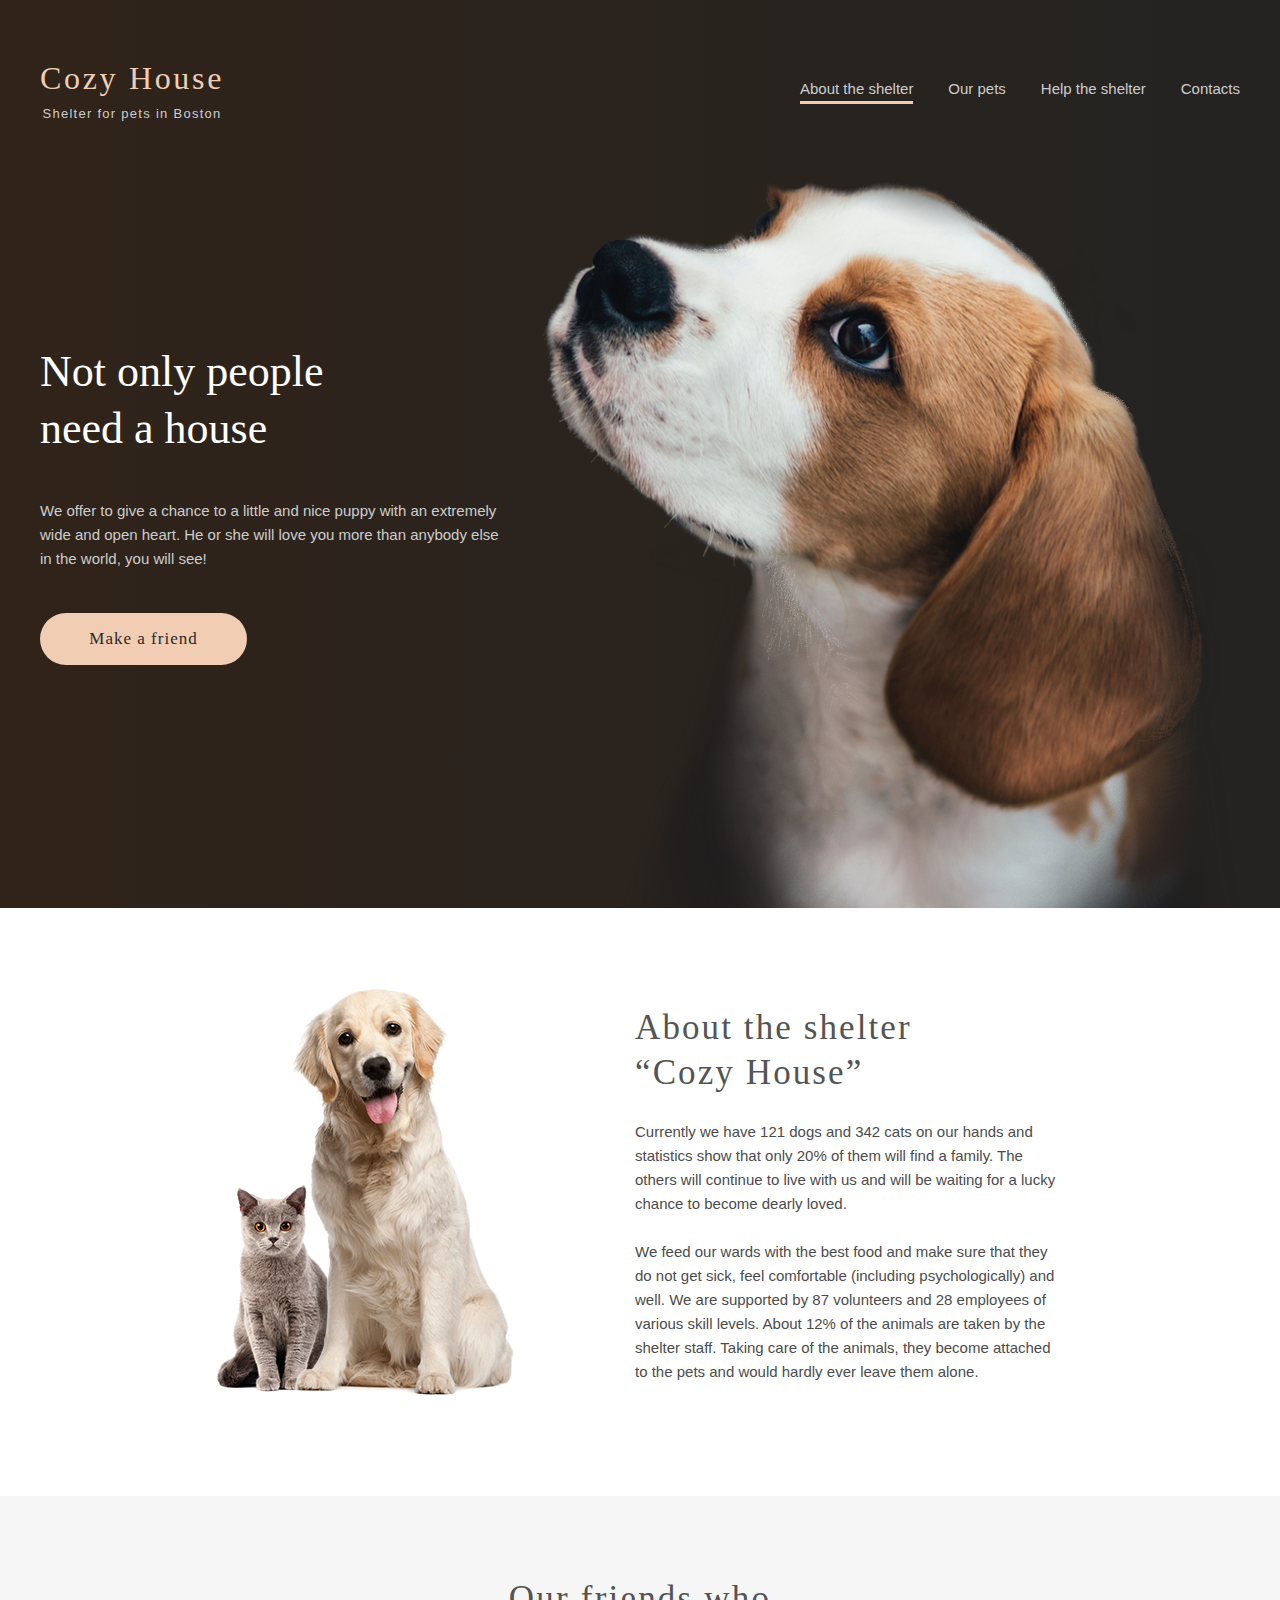
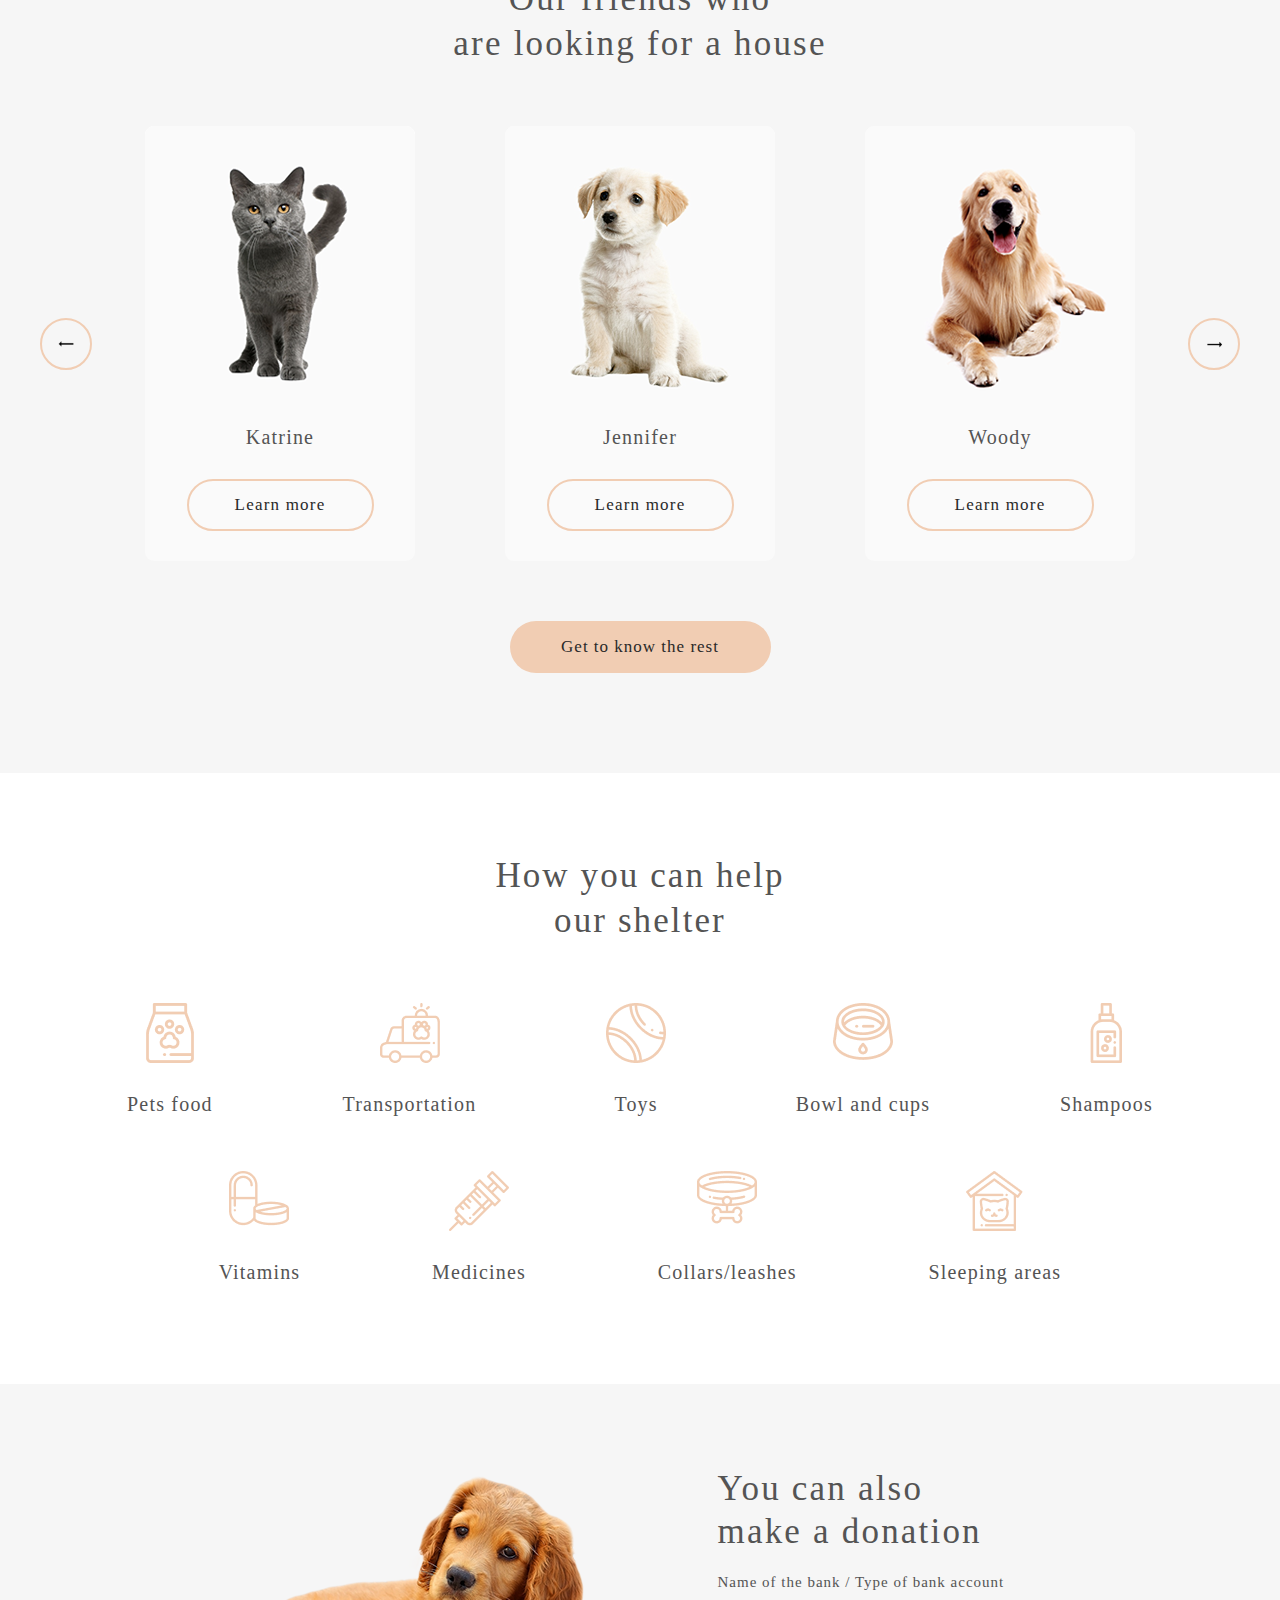
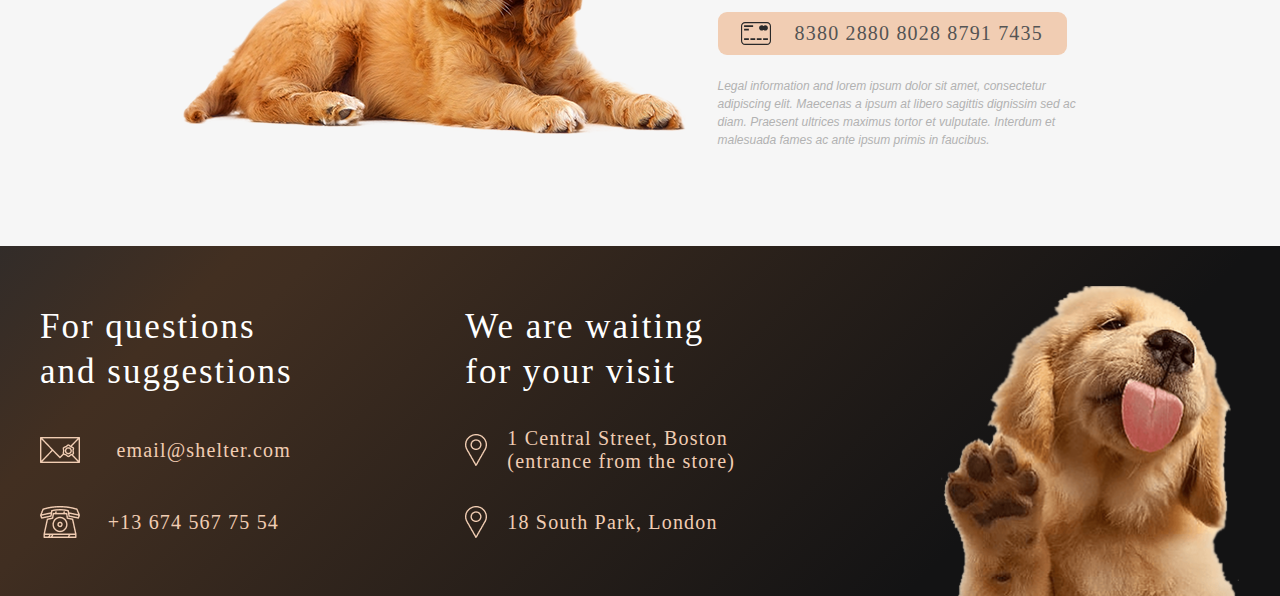
<file: shelter/pages/main/index.html>
<!DOCTYPE html>
<html lang="en">

<head>
    <meta charset="UTF-8">
    <meta http-equiv="X-UA-Compatible" content="IE=edge">
    <meta name="viewport" content="width=device-width, initial-scale=1.0">
    <link rel="icon" href="../../assets/icons/favicon.ico">
    <link rel="stylesheet" href="Normalize.css">
    <link rel="stylesheet" href="style.css">
    <title>Shelter</title>
</head>

<body>
    <div class="container">
        <header class="header-wrapper">
            <a class="header-logo">
                <h1 class="header-logo__title">Cozy House</h1>
                <span class="header-logo__subtitle">Shelter for pets in Boston</span>
            </a>
            <nav>
                <ul class="navigation-list">
                    <li class="navigation-list__item navigation-list__item--active">About the shelter</li>
                    <li class="navigation-list__item--hover" ><a class="navigation-list__item" href="../pets/index.html">Our pets</a></li>
                    <li class="navigation-list__item--hover" ><a class="navigation-list__item" href="#help">Help the shelter</a></li>
                    <li class="navigation-list__item--hover" ><a class="navigation-list__item" href="#footer">Contacts</a></li>
                </ul>
            </nav>
        </header>
        <div class="start-screen-wrapper">
            <div class="start-screen">
                <div class="start-screen-text">
                    <h2 class="start-screen-text__title">Not only people need a house</h2>
                    <p class="start-screen-text__subtitle">We offer to give a chance to a little and nice puppy with an
                        extremely wide and open heart. He or she will love you more than anybody else in the world, you
                        will see!</p>
                    <a class="start-screen-text__btn" href="#our-friends">Make a friend</a>
                </div>
                <div class="start-screen-img">
                    <img class="start-screen-img-dog" src="../../assets/images/start-screen-puppy.png" alt="start-dog">
                </div>
            </div>
        </div>

        <div class="about-wrapper">
            <div class="about-screen">
                <div class="about-screen-wrapper-img">
                    <img class="about-screen-wrapper-img__wrapper" src="../../assets/images/about-pets.png" alt="about-pets">
                </div>
                <div class="about-screen-wrapper-text">
                    <h3 class="about-screen-wrapper-text__title">About the shelter <br> “Cozy House”</h3>
                    <p class="about-screen-wrapper-text__subtitle">Currently we have 121 dogs and 342 cats on our hands
                        and statistics show that only 20% of them will find a family. The others will continue to live
                        with us and will be waiting for a lucky chance to become dearly loved. <br><br> We feed our
                        wards with the best food and make sure that they do not get sick, feel comfortable (including
                        psychologically) and well. We are supported by 87 volunteers and 28 employees of various skill
                        levels. About 12% of the animals are taken by the shelter staff. Taking care of the animals,
                        they become attached to the pets and would hardly ever leave them alone.</p>
                </div>
            </div>
        </div>
        <div class="pets-wrapper">
            <div class="pets-screen">
                <div class="pets-screen-text">
                    <div class="pets-screen-text__title" id="our-friends">Our friends who <br>
                        are looking for a house</div>
                </div>
                <div class="pets-screen-content">
                    <div class="pets-screen-content-arrow-wrapper">
                        <img class="pets-screen-content-arrow-wrapper__content" src="../../assets/icons/icons8-длинная-стрелка-вверх-24.png" alt="left-arrow">
                    </div>
                    <div class="pets-screen-content-block-wrapper">
                        <div class="pets-screen-content-box">
                            <div class="pets-screen-content-box-wrapper">
                                <img class="pets-screen-content-box__img" src="../../assets/images/pets-katrine.png"
                                    alt="pet">
                            </div>
                            <span class="pets-screen-content-box__title">Katrine</span>
                            <button class="pets-screen-content-box__button">Learn more</button>
                        </div>
                        <div class="pets-screen-content-box">
                            <div class="pets-screen-content-box-wrapper">
                                <img class="pets-screen-content-box__img" src="../../assets/images/pets-jennifer.png"
                                    alt="pet">
                            </div>
                            <span class="pets-screen-content-box__title">Jennifer</span>
                            <button class="pets-screen-content-box__button">Learn more</button>
                        </div>
                        <div class="pets-screen-content-box">
                            <div class="pets-screen-content-box-wrapper">
                                <img class="pets-screen-content-box__img" src="../../assets/images/pets-woody.png"
                                    alt="pet">
                            </div>
                            <span class="pets-screen-content-box__title">Woody</span>
                            <button class="pets-screen-content-box__button">Learn more</button>
                        </div>
                    </div>
                    <div class="pets-screen-content-arrow-wrapper">
                        <img class="pets-screen-content-arrow-wrapper__content" src="../../assets/icons/icons8-длинная-стрелка-вверх.png" alt="right-arrow">
                    </div>
                </div>
                <a class="pets-screen-button" href="../pets/index.html">Get to know the rest</a>
            </div>
        </div>
        <div class="help-wrapper">
            <div class="help-screen">
                <div class="help-screen-text">
                    <h3 class="help-screen-text__content" id="help">How you can help <br>
                        our shelter</h3>
                </div>
                <div class="help-screen-content">
                    <div class="help-screen-content-block-1">
                        <div class="help-screen-content-block-1__item">
                            <img class="help-screen-content-block__img" src="../../assets/icons/Vector.png" alt="pets-food">
                            <h4 class="help-screen-content-block-1__text">Pets food</h4>
                        </div>
                        <div class="help-screen-content-block-1__item">
                            <img class="help-screen-content-block__img" src="../../assets/icons/transportation.png"
                                alt="transportation">
                            <h4 class="help-screen-content-block-1__text">Transportation</h4>
                        </div>
                        <div class="help-screen-content-block-1__item">
                            <img class="help-screen-content-block__img" src="../../assets/icons/toys.png" alt="toys">
                            <h4 class="help-screen-content-block-1__text">Toys</h4>
                        </div>
                        <div class="help-screen-content-block-1__item">
                            <img class="help-screen-content-block__img" src="../../assets/icons/bowls-and-cups.png"
                                alt="bowls-and-cups">
                            <h4 class="help-screen-content-block-1__text">Bowl and cups</h4>
                        </div>
                        <div class="help-screen-content-block-1__item">
                            <img class="help-screen-content-block__img" src="../../assets/icons/shampoos.png" alt="shampoos">
                            <h4 class="help-screen-content-block-1__text">Shampoos</h4>
                        </div>
                    </div>
                    <div class="help-screen-content-block-2">
                        <div class="help-screen-content-block-2__item">
                            <img class="help-screen-content-block__img" src="../../assets/icons/vitamins.png" alt="vitamins">
                            <h4 class="help-screen-content-block-2__text">Vitamins</h4>
                        </div>
                        <div class="help-screen-content-block-2__item">
                            <img class="help-screen-content-block__img" src="../../assets/icons/medicines.png" alt="medicines">
                            <h4 class="help-screen-content-block-2__text">Medicines</h4>
                        </div>
                        <div class="help-screen-content-block-2__item">
                            <img class="help-screen-content-block__img" src="../../assets/icons/collars-or-leashes.png"
                                alt="collars-or-leashes">
                            <h4 class="help-screen-content-block-2__text">Collars/leashes</h4>
                        </div>
                        <div class="help-screen-content-block-2__item">
                            <img class="help-screen-content-block__img" src="../../assets/icons/sleeping-area.png"
                                alt="sleeping-area">
                            <h4 class="help-screen-content-block-2__text">Sleeping areas</h4>
                        </div>
                    </div>
                </div>
            </div>
        </div>
        <div class="donation-wrapper">
            <div class="donation-screen">
                <div class="donation-screen-img">
                    <img class="donation-screen-img__content" src="../../assets/images/donation-dog.png" alt="donation-dog">
                </div>
                <div class="donation-screen-text">
                    <h3 class="donation-screen-text__title">You can also <br> make a donation</h3>
                    <h5 class="donation-screen-text__subtitle">Name of the bank / Type of bank account</h5>
                    <div class="donation-screen-text-card">
                        <img class="donation-screen-text-card__icon" src="../../assets/icons/credit-card.svg" alt="credit-card">
                        <a class="donation-screen-text-card__numbers">8380 2880 8028 8791 7435</a>
                    </div>
                    <p class="donation-screen-text-card__descr">Legal information and lorem ipsum dolor sit amet, consectetur
                        adipiscing elit. Maecenas a ipsum at libero sagittis dignissim sed ac diam. Praesent ultrices
                        maximus tortor et vulputate. Interdum et malesuada fames ac ante ipsum primis in faucibus.</p>
                </div>
            </div>
        </div>
        <footer class="footer-wrapper">
            <div class="footer-screen" id="footer">
                <div class="footer-screen-text">
                    <div class="footer-screen-text-block-1">
                        <h3 class="footer-screen-text-block__title">For questions <br> and suggestions</h3>
                        <div class="footer-screen-text-block__mail">
                            <img class="footer-screen-text-block__mail-img" src="../../assets/icons/mail.png" alt="mail">
                            <a class="footer-screen-text-block__mail-content" href="mailto:email@shelter.com">email@shelter.com</a>
                        </div>
                        <div class="footer-screen-text-block__number">
                            <img class="footer-screen-text-block__number-img" src="../../assets/icons/phone.png" alt="phone">
                            <a class="footer-screen-text-block__number-content" href="tel:+136745677554">+13 674 567 75 54</a>
                        </div>
                    </div>
                    <div class="footer-screen-text-block-2">
                        <h3 class="footer-screen-text-block__title">We are waiting <br> for your visit</h3>
                        <div class="footer-screen-text-block__address footer-screen-text-block__address--big ">
                            <img class="footer-screen-text-block__address-img" src="../../assets/icons/pin.png" alt="pin">
                            <a class="footer-screen-text-block__address-content" target="_blank" href="https://goo.gl/maps/1gwfRA4CMnYjtmiz9">1 Central Street, Boston <br> (entrance from
                                the store)</a>
                        </div>
                        <div class="footer-screen-text-block__address">
                            <img class="footer-screen-text-block__address-img" src="../../assets/icons/pin.png" alt="pin">
                            <a class="footer-screen-text-block__address-content" target="_blank" href="https://goo.gl/maps/1gwfRA4CMnYjtmiz9">18 South Park, London </a>
                        </div>
                    </div>
                    <div class="footer-screen-img">
                        <img class="footer-screen-img__content" src="../../assets/images/footer-puppy.png" alt="dog">
                    </div>
                </div>
            </div>
        </footer>
    </div>
    <script src="script.js"></script>
</body>
</html>
</file>
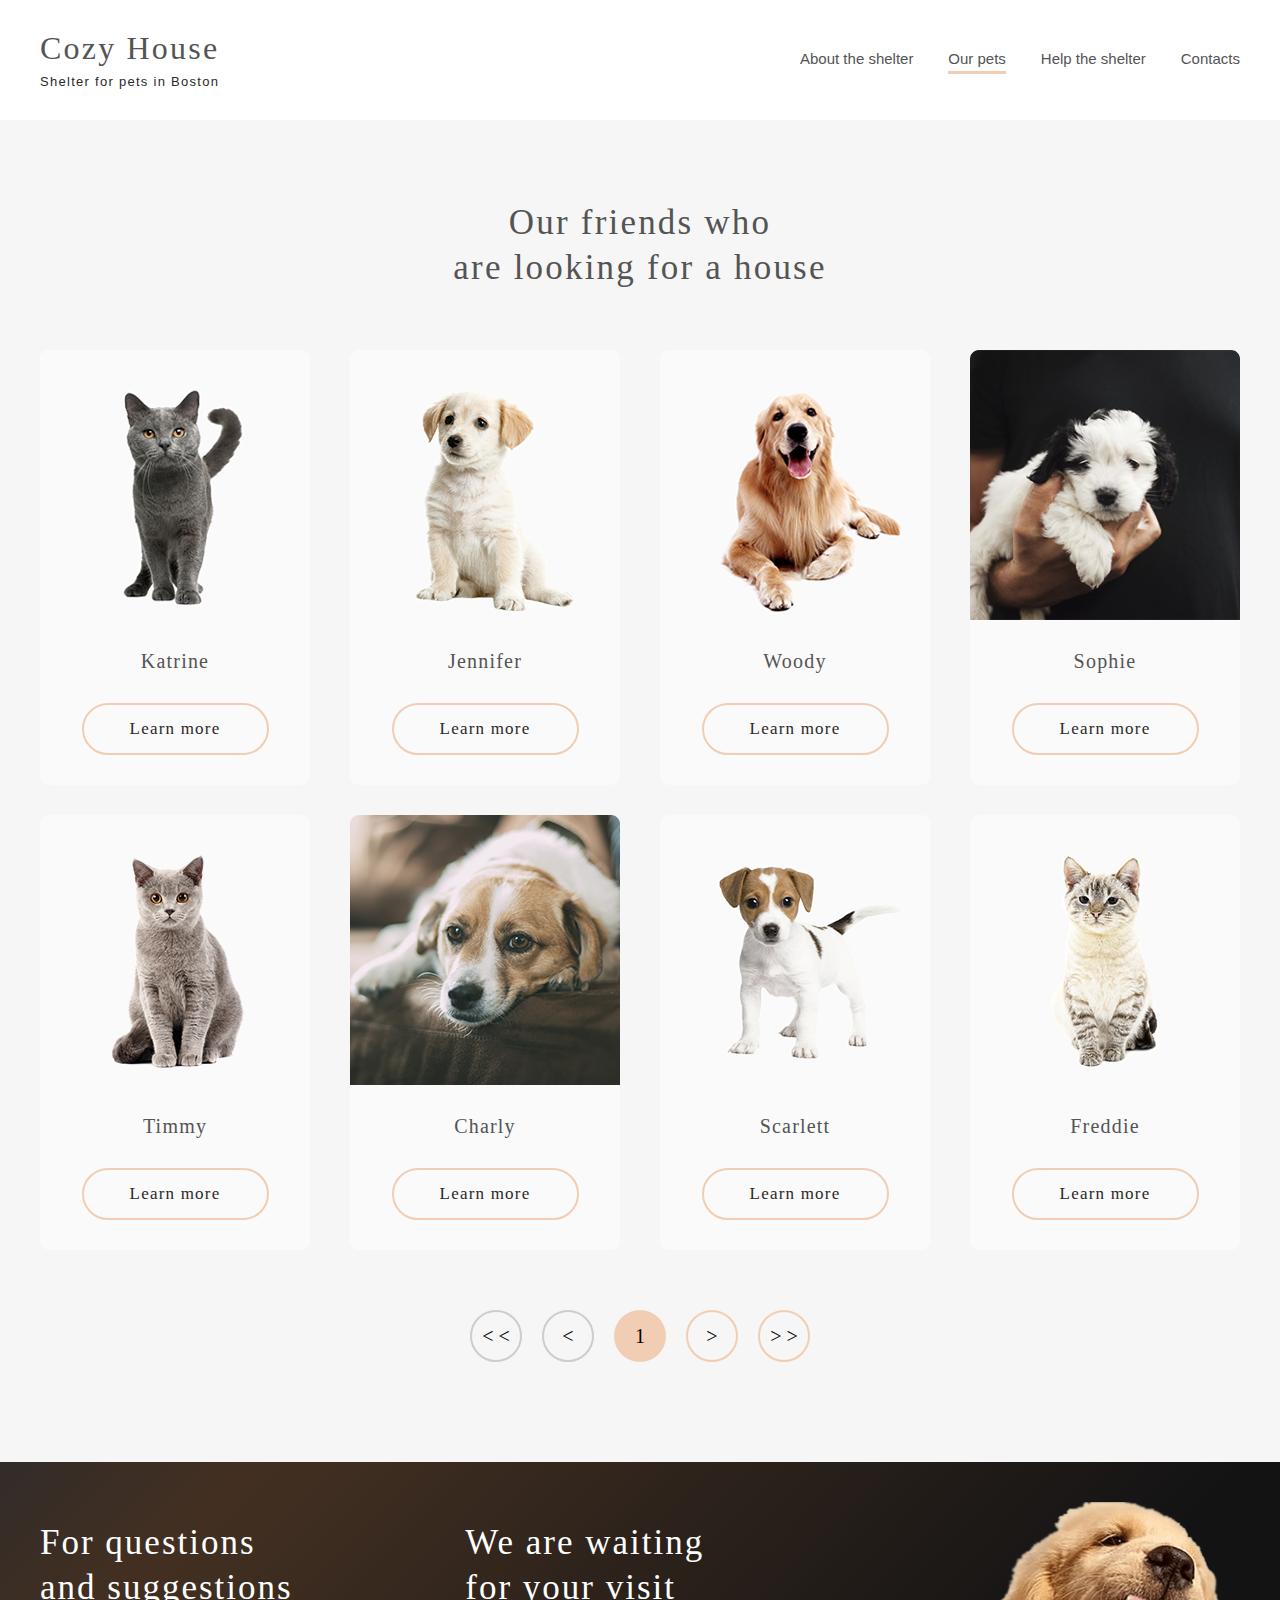
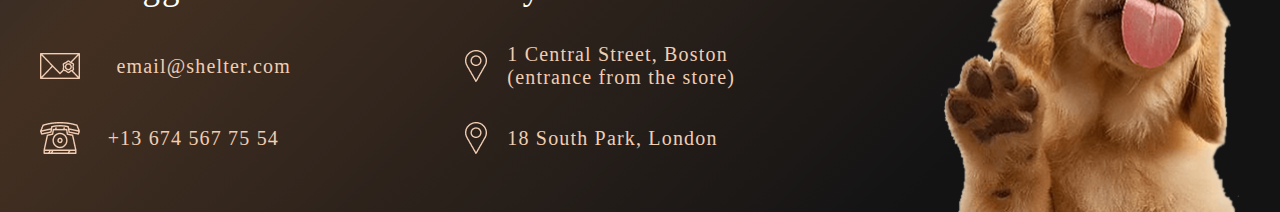
<file: shelter/pages/pets/index.html>
<!DOCTYPE html>
<html lang="en">
<head>
    <meta charset="UTF-8">
    <meta http-equiv="X-UA-Compatible" content="IE=edge">
    <meta name="viewport" content="width=device-width, initial-scale=1.0">
    <link rel="icon" href="../../assets/icons/favicon.ico">
    <link rel="stylesheet" href="Normalize.css">
    <link rel="stylesheet" href="style.css">
    <title>Shelter</title>
</head>
<body>
    <div class="container">
        <header class="header-wrapper">
            <a class="header-logo">
                <h2 class="header-logo__title">Cozy House</h2>
                <span class="header-logo__subtitle">Shelter for pets in Boston</span>
            </a>
            <nav>
                <ul class="navigation-list">
                    <li class="navigation-list__item--hover"><a class="navigation-list__item" href="../main/index.html">About the shelter</a></li>
                    <li class="navigation-list__item--hover navigation-list__item--active"><a class="navigation-list__item" href="#">Our pets</a></li>
                    <li class="navigation-list__item--hover"><a class="navigation-list__item" href="../main/index.html#help">Help the shelter</a></li>
                    <li class="navigation-list__item--hover" ><a class="navigation-list__item" href="#footer">Contacts</a></li>
                </ul>
            </nav>
        </header>

        <div class="pets-wrapper">
            <div class="pets-screen">
                <div class="pets-screen-text">
                    <div class="pets-screen-text__title">Our friends who <br>
                        are looking for a house</div>
                </div>
                <div class="pets-screen-content">
                    <div class="pets-screen-content-block-wrapper">
                        <div class="pets-screen-content-box">
                            <div class="pets-screen-content-box-wrapper">
                                <img class="pets-screen-content-box__img" src="../../assets/images/pets-katrine.png"
                                    alt="pet">
                            </div>
                            <span class="pets-screen-content-box__title">Katrine</span>
                            <button class="pets-screen-content-box__button">Learn more</button>
                        </div>
                        <div class="pets-screen-content-box">
                            <div class="pets-screen-content-box-wrapper">
                                <img class="pets-screen-content-box__img" src="../../assets/images/pets-jennifer.png"
                                    alt="pet">
                            </div>
                            <span class="pets-screen-content-box__title">Jennifer</span>
                            <button class="pets-screen-content-box__button">Learn more</button>
                        </div>
                        <div class="pets-screen-content-box">
                            <div class="pets-screen-content-box-wrapper">
                                <img class="pets-screen-content-box__img" src="../../assets/images/pets-woody.png"
                                    alt="pet">
                            </div>
                            <span class="pets-screen-content-box__title">Woody</span>
                            <button class="pets-screen-content-box__button">Learn more</button>
                        </div>
                        <div class="pets-screen-content-box">
                            <div class="pets-screen-content-box-wrapper">
                                <img class="pets-screen-content-box__img" src="../../assets/images/pets-katrine(1).png"
                                    alt="pet">
                            </div>
                            <span class="pets-screen-content-box__title">Sophie</span>
                            <button class="pets-screen-content-box__button">Learn more</button>
                        </div>
                        <div class="pets-screen-content-box">
                            <div class="pets-screen-content-box-wrapper">
                                <img class="pets-screen-content-box__img" src="../../assets/images/pets-timmy.png"
                                    alt="pet">
                            </div>
                            <span class="pets-screen-content-box__title">Timmy</span>
                            <button class="pets-screen-content-box__button">Learn more</button>
                        </div>
                        <div class="pets-screen-content-box">
                            <div class="pets-screen-content-box-wrapper">
                                <img class="pets-screen-content-box__img" src="../../assets/images/pets-charly.png"
                                    alt="pet">
                            </div>
                            <span class="pets-screen-content-box__title">Charly</span>
                            <button class="pets-screen-content-box__button">Learn more</button>
                        </div>
                        <div class="pets-screen-content-box">
                            <div class="pets-screen-content-box-wrapper">
                                <img class="pets-screen-content-box__img" src="../../assets/images/pets-scarlet.png"
                                    alt="pet">
                            </div>
                            <span class="pets-screen-content-box__title">Scarlett</span>
                            <button class="pets-screen-content-box__button">Learn more</button>
                        </div>
                        <div class="pets-screen-content-box">
                            <div class="pets-screen-content-box-wrapper">
                                <img class="pets-screen-content-box__img" src="../../assets/images/pets-katrine(2).png"
                                    alt="pet">
                            </div>
                            <span class="pets-screen-content-box__title">Freddie</span>
                            <button class="pets-screen-content-box__button">Learn more</button>
                        </div>
                    </div>
                </div>
                <div class="pets-screen-buttons">
                    <button class="pets-screen-buttons__arrow pets-screen-buttons__arrow-unactive-2">&lt; &lt;</button>
                    <button class="pets-screen-buttons__arrow pets-screen-buttons__arrow-unactive-1">&lt;</button>
                    <button class="pets-screen-buttons__arrow pets-screen-buttons__arrow-number">1</button>
                    <button class="pets-screen-buttons__arrow pets-screen-buttons__arrow-active-1">></button>
                    <button class="pets-screen-buttons__arrow pets-screen-buttons__arrow-active-2">> ></button>
                </div>
            </div>
        </div>

        <footer class="footer-wrapper">
            <div class="footer-screen" id="footer">
                <div class="footer-screen-text">
                    <div class="footer-screen-text-block-1">
                        <h3 class="footer-screen-text-block__title">For questions <br> and suggestions</h3>
                        <div class="footer-screen-text-block__mail">
                            <img class="footer-screen-text-block__mail-img" src="../../assets/icons/mail.png" alt="mail">
                            <a class="footer-screen-text-block__mail-content" href="mailto:email@shelter.com">email@shelter.com</a>
                        </div>
                        <div class="footer-screen-text-block__number">
                            <img class="footer-screen-text-block__number-img" src="../../assets/icons/phone.png" alt="phone">
                            <a class="footer-screen-text-block__number-content" href="tel:+136745677554">+13 674 567 75 54</a>
                        </div>
                    </div>
                    <div class="footer-screen-text-block-2">
                        <h3 class="footer-screen-text-block__title">We are waiting <br> for your visit</h3>
                        <div class="footer-screen-text-block__address footer-screen-text-block__address--big ">
                            <img class="footer-screen-text-block__address-img" src="../../assets/icons/pin.png" alt="pin">
                            <a class="footer-screen-text-block__address-content" target="_blank" href="https://goo.gl/maps/1gwfRA4CMnYjtmiz9">1 Central Street, Boston <br> (entrance from
                                the store)</a>
                        </div>
                        <div class="footer-screen-text-block__address">
                            <img class="footer-screen-text-block__address-img" src="../../assets/icons/pin.png" alt="pin">
                            <a class="footer-screen-text-block__address-content" target="_blank" href="https://goo.gl/maps/1gwfRA4CMnYjtmiz9">18 South Park, London </a>
                        </div>
                    </div>
                    <div class="footer-screen-img">
                        <img class="footer-screen-img__content" src="../../assets/images/footer-puppy.png" alt="dog">
                    </div>
                </div>
            </div>
        </footer>
    </div>
    <script src="script.js"></script>
</body>
</html>
</file>
<file: shelter/pages/main/style.css>
body {
    background-color: #E6E6E6;
}

.container {
    max-width: 1280px;
    background-color: rgb(215, 215, 215);
    margin: 0 auto;
}

.start-screen-wrapper {
    background: rgb(48,35,26);
    background: linear-gradient(90deg, rgba(48,35,26,1) 0%, rgba(36,35,34,1) 100%);
    padding: 0 40px;
}

.start-screen {
    width: 100%;
    height: 908px;
    background-repeat: no-repeat;
    display: flex;
    align-items: flex-end;
    justify-content: space-between;
}

.start-screen-text {
    align-self: center;
    color: white;
    display: flex;
    flex-direction: column;
    align-items: flex-start;
    gap: 42px;
    margin-top: 100px;
}

.start-screen-text__title {
    max-width: 310px;
    font-size: 44px;
    line-height: 57.2px;
    font-family: Georgia;
    font-weight: 400;
    margin: 0;
}

.start-screen-text__subtitle {
    margin: 0;
    max-width: 460px;
    font-family: Arial;
    font-weight: 400;
    font-size: 15px;
    line-height: 24px;
    color: #CDCDCD;
}

.start-screen-text__btn {
    background: #F1CDB3;
    border-radius: 100px;
    padding: 15px 45px;
    outline: none;
    border: none;
    font-family: Georgia;
    font-weight: 400;
    font-size: 17px;
    line-height: 22px;
    color: #292929;
    letter-spacing: 1px;
    text-decoration: none;
    display: flex;
    align-items: center;
    align-content: center;
    justify-content: center;
    width: 117px;

}

.start-screen-img-dog {
    display: flex;
}

.navigation-list {
    display: flex;
    justify-content: space-between;
    min-width: 440px;
    list-style: none;
}

.navigation-list__item {
    text-decoration: none;
    display: block;
    padding: 0;
    font-family: Arial;
    font-weight: 400;
    font-size: 15px;
    color: #CDCDCD;
    line-height: 160%;
}

.navigation-list__item--hover:hover {
    color: #FAFAFA;
    cursor: pointer;
    transition: 0.3s;
}

.navigation-list__item:hover {
    color: #FAFAFA;
    cursor: pointer;
    transition: 0.3s;
}

.navigation-list__item--active {
    border-bottom: 3px solid #F1CDB3;
}

.header-wrapper {
    display: flex;
    position: absolute;
    color: white;
    min-width: 1200px;
    justify-content: space-between;
    padding: 0 40px;
    align-items: center;
    top: 60px;
}

.header-logo {
    display: flex;
    flex-direction: column;
    align-items: center;
    gap: 10px;
}

.header-logo__title {
    margin: 0;
    font-weight: 400;
    font-size: 32px;
    letter-spacing: 2.67px;
    color: #F1CDB3;
}

.header-logo__subtitle {
    font-family: Arial;
    font-weight: 400;
    font-size: 13px;
    letter-spacing: 1.275px;
    color: #CDCDCD;
}

.about-wrapper {
    height: 588px;
    background-color: white;
    padding: 0 40px;
    display: flex;
}

.about-screen {
    display: flex;
    align-items: center;
    width: 1200px;
    justify-content: center;
    gap: 120px;
    margin-bottom: 15px;
}

.about-screen-wrapper-text {
    gap: 25px;
    display: flex;
    flex-direction: column;
}

.about-screen-wrapper-text__title {
    margin: 0;
    font-weight: 400;
    font-size: 35px;
    width: 370px;
    color: #545454;
    line-height: 45px;
    letter-spacing: 2.1px;
    font-family: Georgia;
}

.about-screen-wrapper-text__subtitle {
    width: 430px;
    font-family: Arial;
    font-weight: 400;
    font-size: 15px;
    line-height: 24px;
    color: #4C4C4C;
    margin: 0;
}

.pets-wrapper {
    height: 877px;
    padding: 0 40px;
    display: flex;
    align-items: center;
    justify-content: center;
    background-color: #F6F6F6;
}

.pets-screen {
    display: flex;
    flex-direction: column;
    align-items: center;
    height: 100%;
    justify-content: center;
    width: 1200px;
    gap: 60px;
    margin-bottom: 20px;
}

.pets-screen-text {
    font-family: Georgia;
    letter-spacing: 2.2px;
}

.pets-screen-text__title {
    font-weight: 400;
    font-size: 35px;
    line-height: 45px;
    text-align: center;
    color: #545454;
}

.pets-screen-content {
    display: flex;
    align-items: center;
    width: 100%;
    justify-content: space-between;
}

.pets-screen-content-box {
    width: 270px;
    height: 435px;
    background-color: #FAFAFA;
    display: flex;
    flex-direction: column;
    align-items: center;
    border-radius: 9px;
    gap: 30px;
}

.pets-screen-content-box-wrapper {
    width: 270px;
    height: 270px;
}

.pets-screen-content-box__title {
    font-weight: 400;
    font-size: 20px;
    letter-spacing: 1.2px;
    color: #545454;
    font-family: Georgia;
}

.pets-screen-content-box__button {
    background: #FAFAFA;
    border-radius: 100px;
    outline: none;
    border: 2px solid #F1CDB3;
    font-family: Georgia;
    font-weight: 400;
    font-size: 17px;
    color: #292929;
    width: 187px;
    height: 52px;
    letter-spacing: 1.2px;
}

.pets-screen-content-box:hover {
    cursor: pointer;
}

.pets-screen-content-box:hover .pets-screen-content-box__button {
    background-color: #FDDCC4;
    cursor: pointer;
    transition: 0.3s;
}

.pets-screen-content-block-wrapper {
    display: flex;
    gap: 90px;
}

.pets-screen-button {
    background: #F1CDB3;
    border-radius: 100px;
    outline: none;
    border: none;
    font-family: Georgia;
    font-weight: 400;
    font-size: 17px;
    line-height: 22px;
    color: #292929;
    width: 261px;
    height: 52px;
    letter-spacing: 1px;
    display: flex;
    justify-content: center;
    align-items: center;
    text-decoration: none;
}

.pets-screen-content-arrow-wrapper {
    border: 2px solid #F1CDB3;
    border-radius: 100px;
    width: 15px;
    height: 48px;
    width: 48px;
    display: flex;
    align-items: center;
    justify-content: center;
}

.pets-screen-content-arrow-wrapper__content {
    width: 16px;
}

.help-wrapper {
    height: 611px;
    background-color: white;
    padding: 0 40px;
    display: flex;
    align-items: center;
    justify-content: center;
}

.help-screen {
    width: 1200px;
    display: flex;
    flex-direction: column;
    align-items: center;
    justify-content: space-between;
    height: 431px;
    margin-bottom: 20px;
}

.help-screen-content {
    width: 100%;
    display: flex;
    flex-direction: column;
    height: 281px;
    justify-content: space-between;
}

.help-screen-text__content {
    font-weight: 400;
    font-size: 35px;
    line-height: 45px;
    color: #545454;
    text-align: center;
    margin: 0;
    font-family: Georgia;
    letter-spacing: 2.1px;
}

.help-screen-content-block-1 {
    display: flex;
    justify-content: space-between;
    width: 1026px;
    margin: 0 auto;
}

.help-screen-content-block-2 {
    display: flex;
    justify-content: space-evenly;
    width: 1026px;
    margin: 0 auto;
    gap: 40px;
}

.help-screen-content-block__img {
    display: block;
    margin: 0 auto;
}

.help-screen-content-block-2__text {
    text-align: center;
}

.help-screen-content-block-1__text {
    text-align: center;
    margin: 0;
    font-weight: 400;
    font-size: 20px;
    color: #545454;
    font-family: Georgia;
    letter-spacing: 1.2px;
}

.help-screen-content-block-1__item {
    height: 113px;
    display: flex;
    flex-direction: column;
    justify-content: space-between;
}

.help-screen-content-block-2__text {
    text-align: center;
    margin: 0;
    font-weight: 400;
    font-size: 20px;
    color: #545454;
    font-family: Georgia;
    letter-spacing: 1.2px;
}

.help-screen-content-block-2__item {
    height: 113px;
    display: flex;
    flex-direction: column;
    justify-content: space-between;
}

.donation-wrapper {
    height: 462px;
    background-color: #F6F6F6;
    padding: 0 40px;
    display: flex;
    align-items: center;
    justify-content: center;
}

.donation-screen {
    width: 1200px;
    display: flex;
    flex-direction: row;
    align-items: center;
    justify-content: center;
    gap: 30px;
    margin-bottom: 15px;
}

.donation-screen-text {
    max-width: 380px;
    display: flex;
    height: 282px;
    flex-direction: column;
    justify-content: space-between;
    flex-direction: column;
}

.donation-screen-text__title {
    font-weight: 400;
    font-size: 35px;
    font-family: Georgia;
    line-height: 45px;
    color: #545454;
    width: 300px;
    margin: 0;
    letter-spacing: 2.2px;
    line-height: 43px;
}

.donation-screen-text__subtitle {
    font-weight: 400;
    font-size: 15px;
    font-family: Georgia;
    margin: 0;
    color: #545454;
    letter-spacing: 1px;
}

.donation-screen-text-card {
    width: 349px;
    height: 43px;
    background-color: #F1CDB3;
    display: flex;
    align-items: center;
    justify-content: space-evenly;
    border-radius: 9px;
}

.donation-screen-text-card__numbers {
    font-weight: 400;
    font-size: 20px;
    font-family: Georgia;
    letter-spacing: 1.18px;
    color: #545454;
}

.donation-screen-text-card__descr {
    margin: 0;
    font-family: Arial;
    font-style: italic;
    font-size: 12px;
    color: #B2B2B2;
    line-height: 18px;
    height: 72px;
}

.footer-wrapper {
    height: 350px;
    padding: 0 40px;
    display: flex;
    align-items: flex-end;
    justify-content: center;
    background: rgb(50,44,41);
    background: linear-gradient(135deg, rgba(50,44,41,1) 0%, rgba(66,47,33,1) 15%, rgba(64,46,33,1) 20%, rgba(19,19,20,1) 77%);
}

.footer-screen {
    width: 1200px;
    display: block;
    align-self: center;
}

.footer-screen-text {
    display: flex;
    justify-content: space-between;
    align-items: center;
}

.footer-screen-img {
    display: flex;
}

.footer-screen-img__content {
    margin-top: 40px;
}

.footer-screen-text-block__title {
    font-weight: 400;
    font-size: 35px;
    font-family: Georgia;
    line-height: 45px;
    color: white;
    margin: 0;
    letter-spacing: 2px;
}

.footer-screen-text-block__mail {
    display: flex;
    align-items: center;
    justify-content: space-between;
    width: 251px;
    height: 32px;
}

.footer-screen-text-block__mail-content {
    font-weight: 400;
    font-size: 20px;
    font-family: Georgia;
    letter-spacing: 1.18px;
    color: #F1CDB3;
    display: flex;
    align-items: center;
    text-decoration: none;
}

.footer-screen-text-block__number {
    display: flex;
    align-items: center;
    justify-content: space-between;
    width: 239px;
    height: 32px;
}

.footer-screen-text-block__number-content {
    font-weight: 400;
    font-size: 20px;
    font-family: Georgia;
    letter-spacing: 1.18px;
    color: #F1CDB3;
    display: flex;
    align-items: center;
    text-decoration: none;
}

.footer-screen-text-block__address {
    display: flex;
    align-items: center;
    justify-content: space-between;
    height: 32px;
}

.footer-screen-text-block__address-content {
    font-weight: 400;
    font-size: 20px;
    font-family: Georgia;
    letter-spacing: 1.18px;
    color: #F1CDB3;
    height: 46px;
    width: 260px;
    display: flex;
    align-items: center;
    text-decoration: none;
}

.footer-screen-text-block__address--big {
    height: 46px;
}

.footer-screen-text-block-1 {
    display: flex;
    flex-direction: column;
    justify-content: space-between;
    height: 234px;
}

.footer-screen-text-block-2 {
    width: 302px;
    display: flex;
    flex-direction: column;
    justify-content: space-between;
    height: 234px;
}
</file>
<file: shelter/pages/pets/style.css>
* {
    box-sizing: border-box;
}

body {
    background-color: #E6E6E6;
}

.container {
    max-width: 1280px;
    background-color: rgb(215, 215, 215);
    margin: 0 auto;
}

.navigation-list {
    display: flex;
    justify-content: space-between;
    min-width: 440px;
    list-style: none;
    padding: 0;
}

.navigation-list__item {
    text-decoration: none;
    font-family: Arial;
    font-weight: 400;
    font-size: 15px;
    color: #545454;
    line-height: 160%;
}

.navigation-list__item--hover:hover {
    color: #FAFAFA;
    cursor: pointer;
    transition: 0.3s;
}

.navigation-list__item:hover {
    color: #292929;
    cursor: pointer;
    transition: 0.3s;
}

.navigation-list__item--active {
    border-bottom: 3px solid #F1CDB3;
}

.header-wrapper {
    display: flex;
    background-color: white;
    color: white;
    min-width: 1200px;
    justify-content: space-between;
    padding: 0 40px;
    height: 120px;
    align-items: center;
}

.header-logo {
    display: flex;
    flex-direction: column;
    align-items: center;
    gap: 10px;
}

.header-logo__title {
    margin: 0;
    font-weight: 400;
    font-size: 32px;
    letter-spacing: 2.2px;
    color: #545454;
    height: 35px;
    font-family: Georgia;
}

.header-logo__subtitle {
    font-family: Arial;
    font-weight: 400;
    font-size: 13px;
    letter-spacing: 1.275px;
    color: #292929;
    height: 15px;
}

.pets-wrapper {
    height: 1342px;
    padding: 0 40px;
    display: flex;
    align-items: center;
    justify-content: center;
    background-color: #F6F6F6;
}

.pets-screen {
    display: flex;
    flex-direction: column;
    align-items: center;
    height: 100%;
    justify-content: space-evenly;
    width: 1200px;
    height: 1162px;
    gap: 45px;
    margin-bottom: 20px;
}

.pets-screen-text {
    font-family: Georgia;
    letter-spacing: 2.2px;
}

.pets-screen-text__title {
    font-weight: 400;
    font-size: 35px;
    line-height: 45px;
    text-align: center;
    color: #545454;
}

.pets-screen-content {
    display: flex;
    align-items: center;
    width: 100%;
    justify-content: space-between;
}

.pets-screen-content-box {
    width: 270px;
    height: 435px;
    background-color: #FAFAFA;
    display: flex;
    flex-direction: column;
    align-items: center;
    border-radius: 9px;
    gap: 30px;
}

.pets-screen-content-box-wrapper {
    width: 270px;
    height: 270px;
}

.pets-screen-content-box__title {
    font-weight: 400;
    font-size: 20px;
    letter-spacing: 1.2px;
    color: #545454;
    font-family: Georgia;
}

.pets-screen-content-box__button {
    background: #FAFAFA;
    border-radius: 100px;
    outline: none;
    border: 2px solid #F1CDB3;
    font-family: Georgia;
    font-weight: 400;
    font-size: 17px;
    color: #292929;
    width: 187px;
    height: 52px;
    letter-spacing: 1.2px;
}

.pets-screen-content-box:hover {
    cursor: pointer;
}

.pets-screen-content-box:hover .pets-screen-content-box__button {
    background-color: #FDDCC4;
    cursor: pointer;
    transition: 0.3s;
}

.pets-screen-content-block-wrapper {
    display: flex;
    flex-wrap: wrap;
    width: 1200px;
    height: 930px;
    row-gap: 30px;
    column-gap: 40px;
    padding: 15px 0;
}

.pets-screen-buttons {
    display: flex;
    gap: 20px;
}

.pets-screen-buttons__arrow {
    font-size: 20px;
    border-radius: 100px;
    height: 52px;
    width: 52px;
    display: flex;
    align-items: center;
    justify-content: center;
    background-color: #F6F6F6;
}

.pets-screen-buttons__arrow-unactive-2 {
    border: 2px solid #CDCDCD;
}

.pets-screen-buttons__arrow-unactive-1 {
    border: 2px solid #CDCDCD;
}

.pets-screen-buttons__arrow-active-1 {
    border: 2px solid #F1CDB3;
}

.pets-screen-buttons__arrow-active-1:hover {
    background-color: #F1CDB3;
    cursor: pointer;
    transition: 0.3s;
}

.pets-screen-buttons__arrow-active-2 {
    border: 2px solid #F1CDB3;
}

.pets-screen-buttons__arrow-active-2:hover {
    background-color: #F1CDB3;
    cursor: pointer;
    transition: 0.3s;
}

.pets-screen-buttons__arrow-number {
    background-color: #F1CDB3;
    border: #F1CDB3;
    font-size: 20px;
    font-family: Georgia;
}

.footer-wrapper {
    height: 350px;
    padding: 0 40px;
    display: flex;
    align-items: flex-end;
    justify-content: center;
    background: rgb(50,44,41);
    background: linear-gradient(135deg, rgba(50,44,41,1) 0%, rgba(66,47,33,1) 15%, rgba(64,46,33,1) 20%, rgba(19,19,20,1) 77%);
}

.footer-screen {
    width: 1200px;
    display: block;
    align-self: center;
}

.footer-screen-text {
    display: flex;
    justify-content: space-between;
    align-items: center;
}

.footer-screen-img {
    display: flex;
}
.footer-screen-img__content {
    margin-top: 40px;
}

.footer-screen-text-block__title {
    font-weight: 400;
    font-size: 35px;
    font-family: Georgia;
    line-height: 45px;
    color: white;
    margin: 0;
    letter-spacing: 2px;
}

.footer-screen-text-block__mail {
    display: flex;
    align-items: center;
    justify-content: space-between;
    width: 251px;
    height: 32px;
}

.footer-screen-text-block__mail-content {
    font-weight: 400;
    font-size: 20px;
    font-family: Georgia;
    letter-spacing: 1.18px;
    color: #F1CDB3;
    display: flex;
    align-items: center;
    text-decoration: none;
}

.footer-screen-text-block__number {
    display: flex;
    align-items: center;
    justify-content: space-between;
    width: 239px;
    height: 32px;
}

.footer-screen-text-block__number-content {
    font-weight: 400;
    font-size: 20px;
    font-family: Georgia;
    letter-spacing: 1.18px;
    color: #F1CDB3;
    display: flex;
    align-items: center;
    text-decoration: none;
}

.footer-screen-text-block__address {
    display: flex;
    align-items: center;
    justify-content: space-between;
    height: 32px;
}

.footer-screen-text-block__address-content {
    font-weight: 400;
    font-size: 20px;
    font-family: Georgia;
    letter-spacing: 1.18px;
    color: #F1CDB3;
    height: 46px;
    width: 260px;
    display: flex;
    align-items: center;
    text-decoration: none;
}
.footer-screen-img__content {
    margin-top: 40px;
}

.footer-screen-text-block__title {
    font-weight: 400;
    font-size: 35px;
    font-family: Georgia;
    line-height: 45px;
    color: white;
    margin: 0;
    letter-spacing: 2px;
}

.footer-screen-text-block__mail {
    display: flex;
    align-items: center;
    justify-content: space-between;
    width: 251px;
    height: 32px;
}

.footer-screen-text-block__mail-content {
    font-weight: 400;
    font-size: 20px;
    font-family: Georgia;
    letter-spacing: 1.18px;
    color: #F1CDB3;
    display: flex;
    align-items: center;
}

.footer-screen-text-block__number {
    display: flex;
    align-items: center;
    justify-content: space-between;
    width: 239px;
    height: 32px;
}

.footer-screen-text-block__number-content {
    font-weight: 400;
    font-size: 20px;
    font-family: Georgia;
    letter-spacing: 1.18px;
    color: #F1CDB3;
    display: flex;
    align-items: center;
}

.footer-screen-text-block__address {
    display: flex;
    align-items: center;
    justify-content: space-between;
    height: 32px;
}

.footer-screen-text-block__address-content {
    font-weight: 400;
    font-size: 20px;
    font-family: Georgia;
    letter-spacing: 1.18px;
    color: #F1CDB3;
    height: 46px;
    width: 260px;
    display: flex;
    align-items: center;
}

.footer-screen-text-block__address--big {
    height: 46px;
}

.footer-screen-text-block-1 {
    display: flex;
    flex-direction: column;
    justify-content: space-between;
    height: 234px;
}

.footer-screen-text-block-2 {
    width: 302px;
    display: flex;
    flex-direction: column;
    justify-content: space-between;
    height: 234px;
}
</file>
